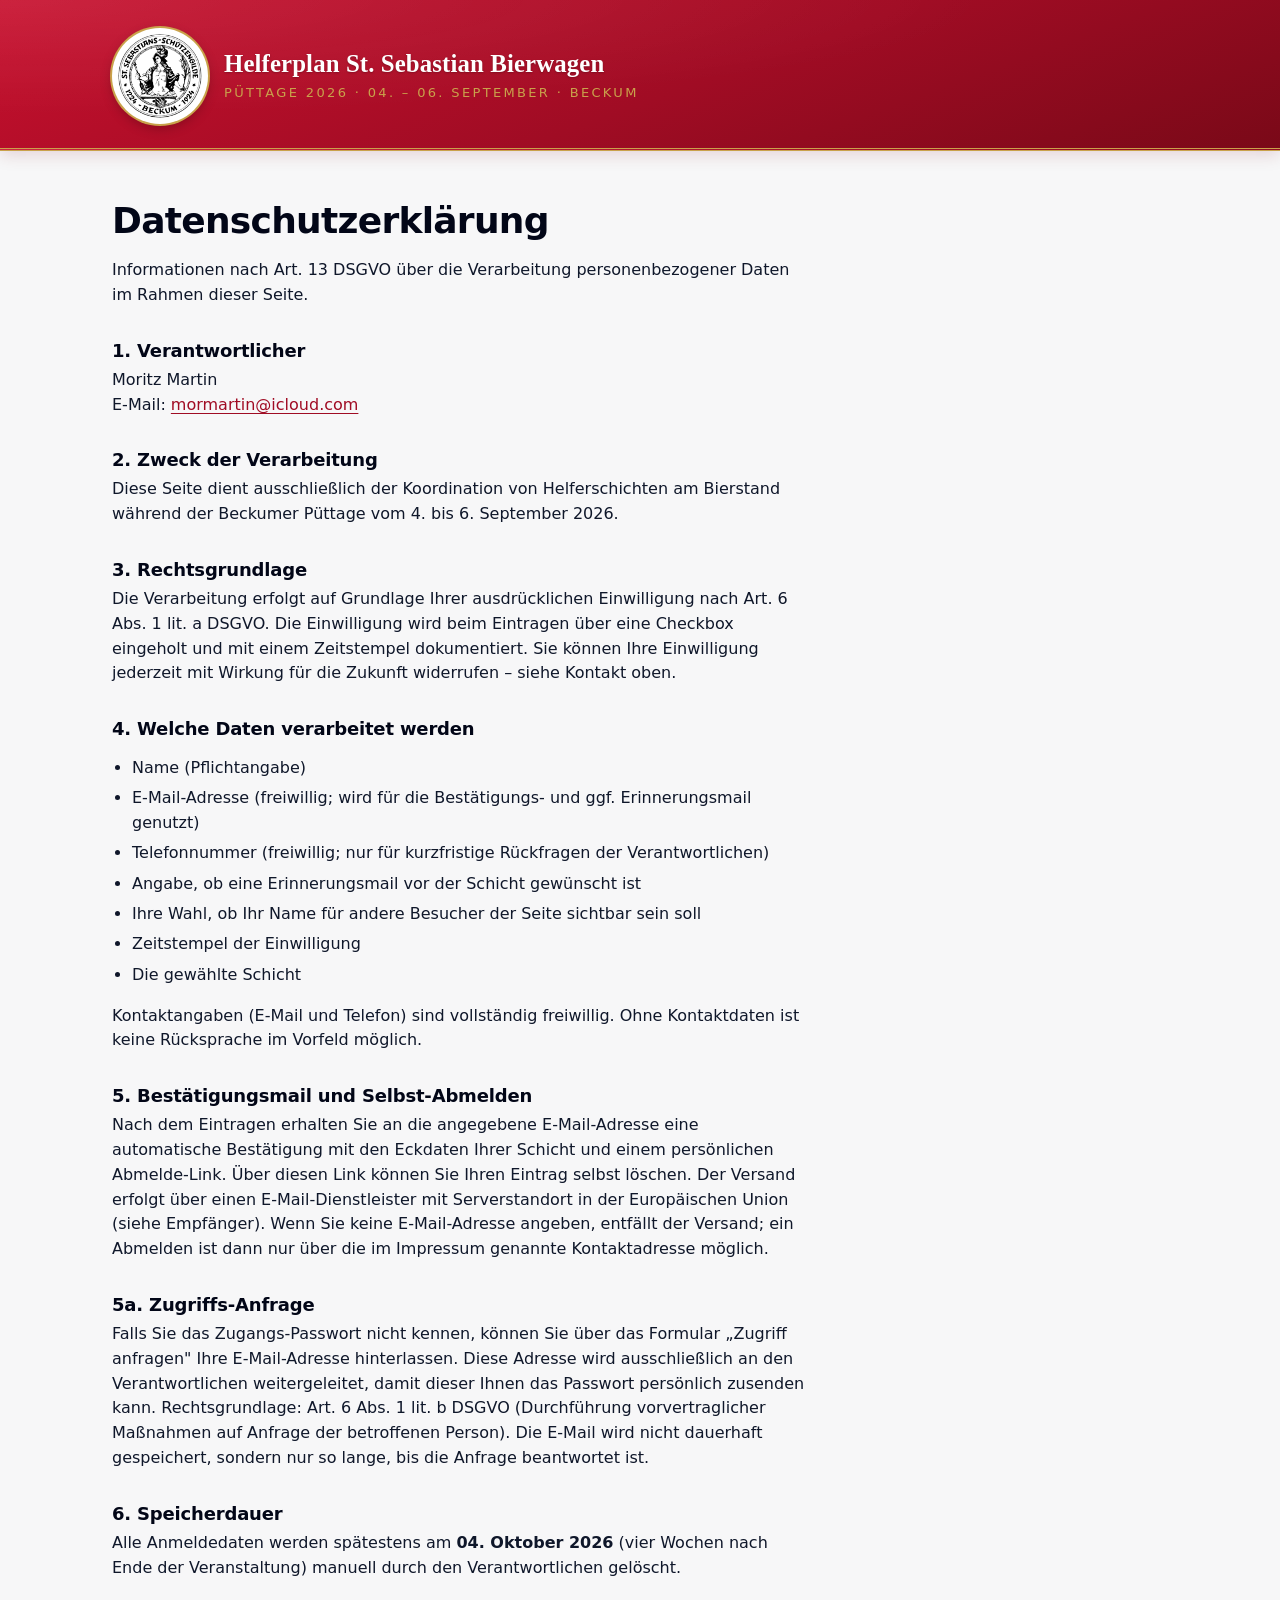
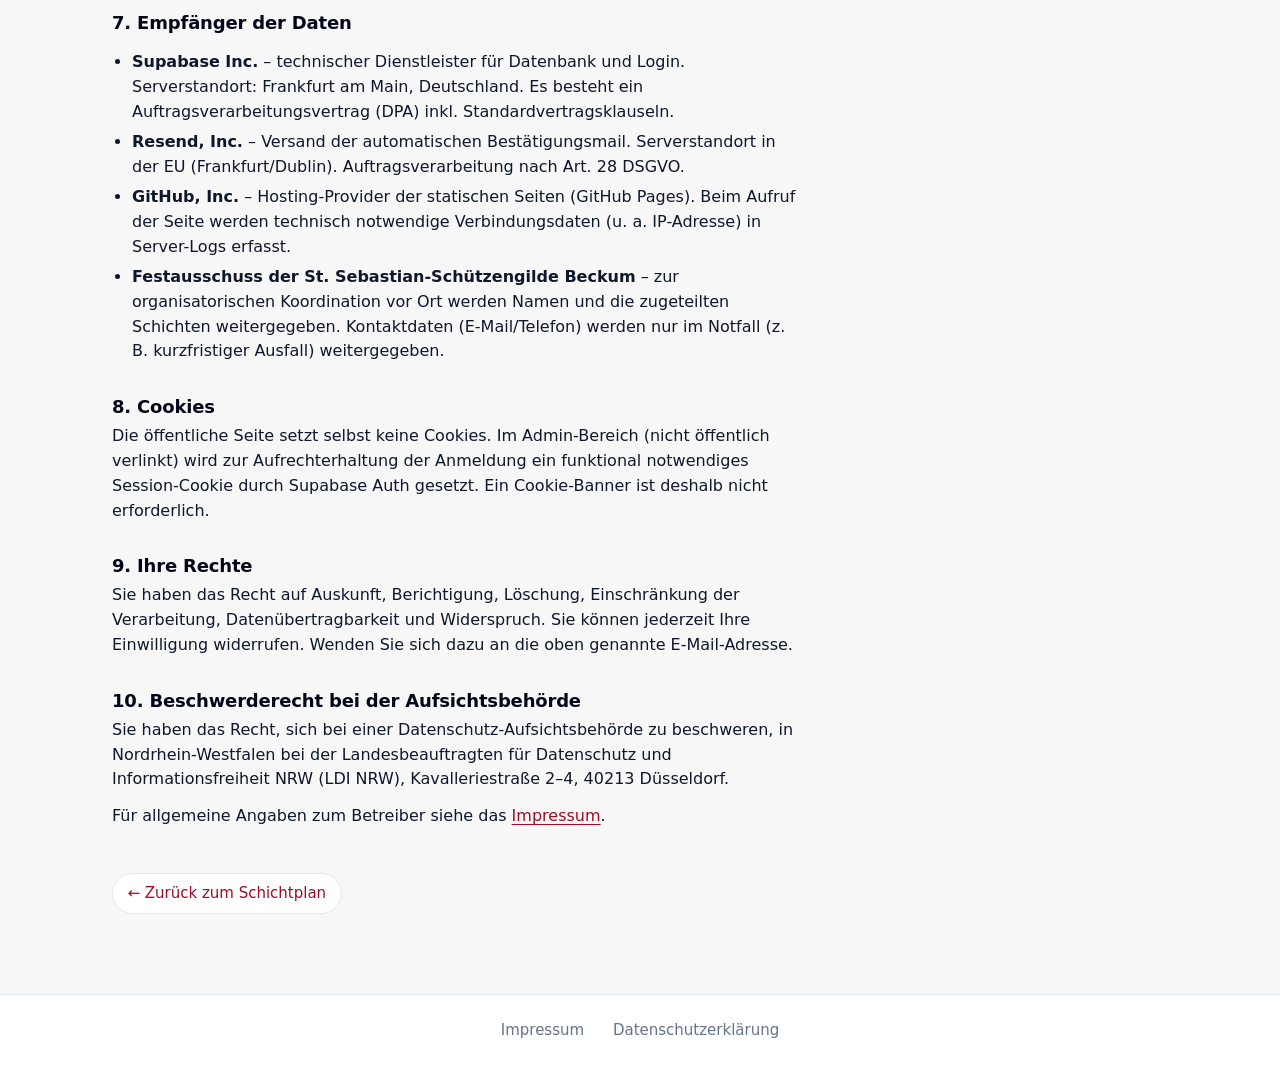
<file: datenschutz.html>
<!doctype html>
<html lang="de">
<head>
    <meta charset="utf-8">
    <meta name="viewport" content="width=device-width, initial-scale=1">
    <title>Datenschutzerklärung – Püttage 2026 Helferplan</title>
    <meta name="description" content="Datenschutzerklärung nach Art. 13 DSGVO für den privat betriebenen Helferplan der Beckumer Püttage 2026.">
    <meta name="theme-color" content="#C8102E">
    <meta name="robots" content="index, nofollow">
    <link rel="icon" type="image/svg+xml" href="assets/img/favicon.svg">
    <link rel="stylesheet" href="assets/css/reset.css">
    <link rel="stylesheet" href="assets/css/main.css">
</head>
<body>

    <header class="site-header">
        <div class="container">
            <a href="index.html" style="display:flex; align-items:center; gap:1rem; text-decoration:none; color:inherit;">
                <img class="site-header__logo" src="assets/img/logo.png" alt="" width="96" height="96">
                <div>
                    <div class="site-header__title">Helferplan St. Sebastian Bierwagen</div>
                    <div class="site-header__subtitle">Püttage 2026 · 04. – 06. September · Beckum</div>
                </div>
            </a>
        </div>
    </header>

    <main class="container">
        <article class="legal-page">
            <h1>Datenschutzerklärung</h1>
            <p>Informationen nach Art. 13 DSGVO über die Verarbeitung personenbezogener Daten im Rahmen dieser Seite.</p>

            <h2>1. Verantwortlicher</h2>
            <p>
                Moritz Martin<br>
                E-Mail: <a href="mailto:mormartin@icloud.com">mormartin@icloud.com</a>
            </p>

            <h2>2. Zweck der Verarbeitung</h2>
            <p>Diese Seite dient ausschließlich der Koordination von Helferschichten am Bierstand während der Beckumer Püttage vom 4. bis 6. September 2026.</p>

            <h2>3. Rechtsgrundlage</h2>
            <p>Die Verarbeitung erfolgt auf Grundlage Ihrer ausdrücklichen Einwilligung nach Art. 6 Abs. 1 lit. a DSGVO. Die Einwilligung wird beim Eintragen über eine Checkbox eingeholt und mit einem Zeitstempel dokumentiert. Sie können Ihre Einwilligung jederzeit mit Wirkung für die Zukunft widerrufen – siehe Kontakt oben.</p>

            <h2>4. Welche Daten verarbeitet werden</h2>
            <ul>
                <li>Name (Pflichtangabe)</li>
                <li>E-Mail-Adresse (freiwillig; wird für die Bestätigungs- und ggf. Erinnerungsmail genutzt)</li>
                <li>Telefonnummer (freiwillig; nur für kurzfristige Rückfragen der Verantwortlichen)</li>
                <li>Angabe, ob eine Erinnerungsmail vor der Schicht gewünscht ist</li>
                <li>Ihre Wahl, ob Ihr Name für andere Besucher der Seite sichtbar sein soll</li>
                <li>Zeitstempel der Einwilligung</li>
                <li>Die gewählte Schicht</li>
            </ul>
            <p>Kontaktangaben (E-Mail und Telefon) sind vollständig freiwillig. Ohne Kontaktdaten ist keine Rücksprache im Vorfeld möglich.</p>

            <h2>5. Bestätigungsmail und Selbst-Abmelden</h2>
            <p>Nach dem Eintragen erhalten Sie an die angegebene E-Mail-Adresse eine automatische Bestätigung mit den Eckdaten Ihrer Schicht und einem persönlichen Abmelde-Link. Über diesen Link können Sie Ihren Eintrag selbst löschen. Der Versand erfolgt über einen E-Mail-Dienstleister mit Serverstandort in der Europäischen Union (siehe Empfänger). Wenn Sie keine E-Mail-Adresse angeben, entfällt der Versand; ein Abmelden ist dann nur über die im Impressum genannte Kontaktadresse möglich.</p>

            <h2>5a. Zugriffs-Anfrage</h2>
            <p>Falls Sie das Zugangs-Passwort nicht kennen, können Sie über das Formular „Zugriff anfragen" Ihre E-Mail-Adresse hinterlassen. Diese Adresse wird ausschließlich an den Verantwortlichen weitergeleitet, damit dieser Ihnen das Passwort persönlich zusenden kann. Rechtsgrundlage: Art. 6 Abs. 1 lit. b DSGVO (Durchführung vorvertraglicher Maßnahmen auf Anfrage der betroffenen Person). Die E-Mail wird nicht dauerhaft gespeichert, sondern nur so lange, bis die Anfrage beantwortet ist.</p>

            <h2>6. Speicherdauer</h2>
            <p>Alle Anmeldedaten werden spätestens am <strong>04. Oktober 2026</strong> (vier Wochen nach Ende der Veranstaltung) manuell durch den Verantwortlichen gelöscht.</p>

            <h2>7. Empfänger der Daten</h2>
            <ul>
                <li><strong>Supabase Inc.</strong> – technischer Dienstleister für Datenbank und Login. Serverstandort: Frankfurt am Main, Deutschland. Es besteht ein Auftragsverarbeitungsvertrag (DPA) inkl. Standardvertragsklauseln.</li>
                <li><strong>Resend, Inc.</strong> – Versand der automatischen Bestätigungsmail. Serverstandort in der EU (Frankfurt/Dublin). Auftragsverarbeitung nach Art. 28 DSGVO.</li>
                <li><strong>GitHub, Inc.</strong> – Hosting-Provider der statischen Seiten (GitHub Pages). Beim Aufruf der Seite werden technisch notwendige Verbindungsdaten (u. a. IP-Adresse) in Server-Logs erfasst.</li>
                <li><strong>Festausschuss der St. Sebastian-Schützengilde Beckum</strong> – zur organisatorischen Koordination vor Ort werden Namen und die zugeteilten Schichten weitergegeben. Kontaktdaten (E-Mail/Telefon) werden nur im Notfall (z. B. kurzfristiger Ausfall) weitergegeben.</li>
            </ul>

            <h2>8. Cookies</h2>
            <p>Die öffentliche Seite setzt selbst keine Cookies. Im Admin-Bereich (nicht öffentlich verlinkt) wird zur Aufrechterhaltung der Anmeldung ein funktional notwendiges Session-Cookie durch Supabase Auth gesetzt. Ein Cookie-Banner ist deshalb nicht erforderlich.</p>

            <h2>9. Ihre Rechte</h2>
            <p>Sie haben das Recht auf Auskunft, Berichtigung, Löschung, Einschränkung der Verarbeitung, Datenübertragbarkeit und Widerspruch. Sie können jederzeit Ihre Einwilligung widerrufen. Wenden Sie sich dazu an die oben genannte E-Mail-Adresse.</p>

            <h2>10. Beschwerderecht bei der Aufsichtsbehörde</h2>
            <p>Sie haben das Recht, sich bei einer Datenschutz-Aufsichtsbehörde zu beschweren, in Nordrhein-Westfalen bei der Landesbeauftragten für Datenschutz und Informationsfreiheit NRW (LDI NRW), Kavalleriestraße 2–4, 40213 Düsseldorf.</p>

            <p>Für allgemeine Angaben zum Betreiber siehe das <a href="impressum.html">Impressum</a>.</p>

            <a href="index.html" class="legal-back">← Zurück zum Schichtplan</a>
        </article>
    </main>

    <footer class="site-footer">
        <div class="container">
            <nav class="site-footer__links" aria-label="Rechtliches">
                <a href="impressum.html">Impressum</a>
                <a href="datenschutz.html">Datenschutzerklärung</a>
            </nav>
        </div>
    </footer>

</body>
</html>
</file>
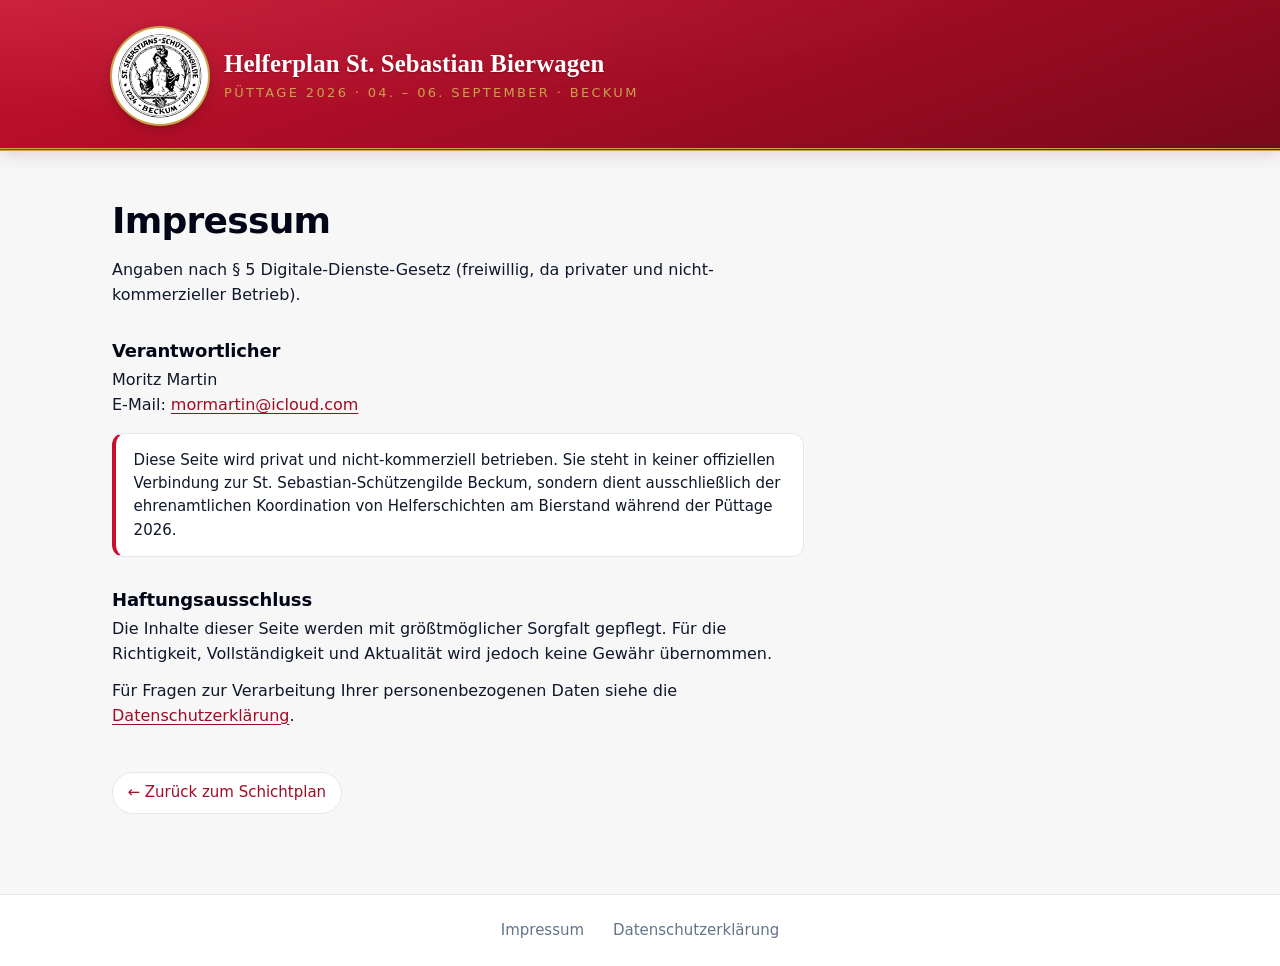
<file: impressum.html>
<!doctype html>
<html lang="de">
<head>
    <meta charset="utf-8">
    <meta name="viewport" content="width=device-width, initial-scale=1">
    <title>Impressum – Püttage 2026 Helferplan</title>
    <meta name="description" content="Impressum des privat betriebenen Helferplans für die Beckumer Püttage 2026.">
    <meta name="theme-color" content="#C8102E">
    <meta name="robots" content="index, nofollow">
    <link rel="icon" type="image/svg+xml" href="assets/img/favicon.svg">
    <link rel="stylesheet" href="assets/css/reset.css">
    <link rel="stylesheet" href="assets/css/main.css">
</head>
<body>

    <header class="site-header">
        <div class="container">
            <a href="index.html" style="display:flex; align-items:center; gap:1rem; text-decoration:none; color:inherit;">
                <img class="site-header__logo" src="assets/img/logo.png" alt="" width="96" height="96">
                <div>
                    <div class="site-header__title">Helferplan St. Sebastian Bierwagen</div>
                    <div class="site-header__subtitle">Püttage 2026 · 04. – 06. September · Beckum</div>
                </div>
            </a>
        </div>
    </header>

    <main class="container">
        <article class="legal-page">
            <h1>Impressum</h1>
            <p>Angaben nach § 5 Digitale-Dienste-Gesetz (freiwillig, da privater und nicht-kommerzieller Betrieb).</p>

            <h2>Verantwortlicher</h2>
            <p>
                Moritz Martin<br>
                E-Mail: <a href="mailto:mormartin@icloud.com">mormartin@icloud.com</a>
            </p>

            <div class="legal-notice">
                Diese Seite wird privat und nicht-kommerziell betrieben. Sie steht in keiner offiziellen Verbindung zur St. Sebastian-Schützengilde Beckum, sondern dient ausschließlich der ehrenamtlichen Koordination von Helferschichten am Bierstand während der Püttage 2026.
            </div>

            <h2>Haftungsausschluss</h2>
            <p>Die Inhalte dieser Seite werden mit größtmöglicher Sorgfalt gepflegt. Für die Richtigkeit, Vollständigkeit und Aktualität wird jedoch keine Gewähr übernommen.</p>

            <p>Für Fragen zur Verarbeitung Ihrer personenbezogenen Daten siehe die <a href="datenschutz.html">Datenschutzerklärung</a>.</p>

            <a href="index.html" class="legal-back">← Zurück zum Schichtplan</a>
        </article>
    </main>

    <footer class="site-footer">
        <div class="container">
            <nav class="site-footer__links" aria-label="Rechtliches">
                <a href="impressum.html">Impressum</a>
                <a href="datenschutz.html">Datenschutzerklärung</a>
            </nav>
        </div>
    </footer>

</body>
</html>
</file>
<file: assets/css/main.css>
/* ==========================================================
   Puettage-Helferplan 2026 – Haupt-Stylesheet (v2, modernisiert)
   ==========================================================
   Farbwelt: Rot nur noch als Akzent. Ueberschriften in Anthrazit,
   weichere Schatten, mehr Whitespace, moderner Systemfont-Stack.
   Mobile-first, Breakpoint 720px fuer 3-spaltigen Plan.
   ========================================================== */

:root {
    /* Rot – nur noch als Akzent */
    --color-primary:        #C8102E;
    --color-primary-dark:   #A00C24;
    --color-primary-deeper: #7A0918;   /* fuer Header-Gradient-Endpunkt */
    --color-primary-hover:  #B00E28;
    --color-primary-soft:   #FBE9EC;   /* Hover-/Highlight-Hintergrund */
    --color-gold:           #C9A24B;   /* Zierakzent, klassisch */

    /* Titel-Schrift (System-Serif fuer klassischen Vereinseindruck) */
    --font-title: Georgia, 'Palatino Linotype', Palatino, 'Times New Roman', serif;

    /* Neutralen mit klarer Skala */
    --color-bg:             #F7F7F8;   /* Seitenhintergrund */
    --color-surface:        #FFFFFF;   /* Karten */
    --color-surface-alt:    #F1F2F4;   /* subtile Sekundaerflaeche */
    --color-text:           #0F172A;   /* Slate 900 – Anthrazit */
    --color-text-strong:    #020617;
    --color-text-muted:     #64748B;   /* Slate 500 */
    --color-text-subtle:    #94A3B8;   /* Slate 400 */
    --color-border:         #E2E8F0;   /* Slate 200 */
    --color-border-strong:  #CBD5E1;   /* Slate 300 */
    --color-success:        #16A34A;
    --color-success-soft:   #DCFCE7;
    --color-warning:        #D97706;
    --color-danger:         #DC2626;
    --color-danger-soft:    #FEE2E2;

    /* Typo */
    --font-body:
        -apple-system, BlinkMacSystemFont,
        'Inter', 'Segoe UI Variable', 'Segoe UI',
        system-ui, Roboto, 'Helvetica Neue', Arial, sans-serif;
    --font-mono: ui-monospace, SFMono-Regular, Menlo, Consolas, monospace;

    --fs-xs:  0.8125rem;
    --fs-sm:  0.9375rem;
    --fs-md:  1rem;
    --fs-lg:  1.125rem;
    --fs-xl:  1.375rem;
    --fs-2xl: 1.75rem;
    --fs-3xl: 2.25rem;

    --lh-tight: 1.2;
    --lh-body:  1.55;

    /* Layout */
    --radius-sm: 8px;
    --radius-md: 12px;
    --radius-lg: 18px;
    --radius-pill: 999px;

    --shadow-xs: 0 1px 2px rgba(15, 23, 42, 0.04);
    --shadow-sm: 0 2px 6px rgba(15, 23, 42, 0.06);
    --shadow-md: 0 8px 24px rgba(15, 23, 42, 0.08);
    --shadow-lg: 0 24px 48px rgba(15, 23, 42, 0.18);

    --max-w:    1120px;

    --gap-xs: 0.5rem;
    --gap-sm: 0.75rem;
    --gap-md: 1rem;
    --gap-lg: 1.5rem;
    --gap-xl: 2rem;

    --focus-ring: 0 0 0 3px rgba(200, 16, 46, 0.25);
}

/* --------------------------------------------------------
   Passwort-Gate (client-seitige „Insider-Schwelle")
   -------------------------------------------------------- */

.gate {
    position: fixed;
    inset: 0;
    z-index: 300;
    display: flex;
    align-items: center;
    justify-content: center;
    padding: 1.25rem;
    background:
        radial-gradient(circle at 20% 20%, rgba(200, 16, 46, 0.12), transparent 45%),
        radial-gradient(circle at 80% 80%, rgba(200, 16, 46, 0.08), transparent 45%),
        #F7F7F8;
}

.gate[hidden] { display: none !important; }

.gate__panel {
    width: 100%;
    max-width: 420px;
    background: #FFFFFF;
    border-radius: 18px;
    padding: 2rem 1.75rem 1.5rem;
    box-shadow: 0 24px 48px rgba(15, 23, 42, 0.15);
    text-align: center;
}

.gate__logo {
    width: 112px;
    height: 112px;
    margin: 0 auto 1rem;
    display: block;
    background: #FFFFFF;
    border-radius: 50%;
    padding: 8px;
    box-shadow: 0 4px 16px rgba(0, 0, 0, 0.08);
}

.gate__title {
    font-size: 1.5rem;
    color: #0F172A;
    margin: 0 0 0.4rem;
    letter-spacing: -0.02em;
    line-height: 1.2;
}

.gate__lead {
    color: #64748B;
    margin: 0 0 1.5rem;
    font-size: 0.9375rem;
    line-height: 1.5;
}

.gate__form {
    display: flex;
    flex-direction: column;
    gap: 0.75rem;
    margin-bottom: 1.25rem;
}

.gate__form input[type='password'] {
    width: 100%;
    padding: 0.85rem 1rem;
    font-size: 1rem;
    text-align: center;
    color: #0F172A;
    background: #F1F2F4;
    border: 1px solid #E2E8F0;
    border-radius: 12px;
    min-height: 48px;
    letter-spacing: 0.05em;
}

.gate__form input[type='password']:focus {
    outline: none;
    border-color: #C8102E;
    background: #FFFFFF;
    box-shadow: 0 0 0 3px rgba(200, 16, 46, 0.15);
}

.gate__error {
    color: #DC2626;
    font-size: 0.875rem;
    background: #FEE2E2;
    padding: 0.5rem 0.75rem;
    border-radius: 8px;
    text-align: center;
}
.gate__error[hidden] { display: none !important; }

.gate__request {
    text-align: left;
    margin-bottom: 1rem;
    border-top: 1px solid #E2E8F0;
    padding-top: 1rem;
}

.gate__request summary {
    cursor: pointer;
    color: #64748B;
    font-size: 0.9rem;
    padding: 0.35rem 0;
    text-align: center;
    list-style: none;
    transition: color 0.15s;
}
.gate__request summary::-webkit-details-marker { display: none; }
.gate__request summary::before {
    content: '›';
    display: inline-block;
    margin-right: 0.4rem;
    transition: transform 0.2s;
    font-weight: 600;
}
.gate__request[open] summary::before { transform: rotate(90deg); }
.gate__request summary:hover { color: #A00C24; }

.gate__form--request { margin-top: 0.75rem; }

.gate__form--request input[type='email'],
.gate__form--request input[type='text'] {
    width: 100%;
    padding: 0.75rem 0.9rem;
    font-size: 0.9375rem;
    color: #0F172A;
    background: #F1F2F4;
    border: 1px solid #E2E8F0;
    border-radius: 10px;
    min-height: 44px;
}

.gate__form--request input:focus {
    outline: none;
    border-color: #C8102E;
    background: #FFFFFF;
    box-shadow: 0 0 0 3px rgba(200, 16, 46, 0.15);
}

.gate__request-lead {
    font-size: 0.875rem;
    color: #64748B;
    margin: 0 0 0.25rem;
    text-align: left;
}

.gate__hint {
    font-size: 0.75rem;
    color: #94A3B8;
    text-align: center;
    margin: 0.25rem 0 0;
}
.gate__hint a { color: #64748B; }

.gate__legal {
    display: flex;
    justify-content: center;
    gap: 1.25rem;
    padding-top: 1rem;
    border-top: 1px solid #E2E8F0;
    font-size: 0.8125rem;
}

.gate__legal a {
    color: #64748B;
    text-decoration: none;
}
.gate__legal a:hover {
    color: #A00C24;
    text-decoration: underline;
    text-underline-offset: 3px;
}

.app[hidden] { display: none !important; }

/* --------------------------------------------------------
   Basis
   -------------------------------------------------------- */

html { scroll-behavior: smooth; }

body {
    font-family: var(--font-body);
    font-size: var(--fs-md);
    line-height: var(--lh-body);
    color: var(--color-text);
    background: var(--color-bg);
    min-height: 100vh;
    -webkit-font-smoothing: antialiased;
    text-rendering: optimizeLegibility;
}

h1, h2, h3, h4 {
    color: var(--color-text-strong);
    line-height: var(--lh-tight);
    letter-spacing: -0.01em;
    margin: 0 0 0.4em;
    font-weight: 700;
}
h1 { font-size: clamp(1.75rem, 3.5vw, var(--fs-3xl)); letter-spacing: -0.02em; }
h2 { font-size: var(--fs-2xl); }
h3 { font-size: var(--fs-lg); }
p  { margin: 0 0 0.75em; }

a  { color: var(--color-primary-dark); text-decoration-thickness: 1px; text-underline-offset: 3px; }
a:hover { color: var(--color-primary); }

button { cursor: pointer; }

*:focus-visible { outline: none; box-shadow: var(--focus-ring); border-radius: var(--radius-sm); }

/* Fuer dynamische Texte aus site_content: Absaetze bleiben erhalten */
[data-content] { white-space: pre-line; }

.container {
    width: 100%;
    max-width: var(--max-w);
    margin-inline: auto;
    padding-inline: clamp(1rem, 3vw, 2rem);
}

.sr-only {
    position: absolute; width: 1px; height: 1px;
    padding: 0; margin: -1px; overflow: hidden;
    clip: rect(0,0,0,0); white-space: nowrap; border: 0;
}

/* --------------------------------------------------------
   Kopf
   -------------------------------------------------------- */

.site-header {
    background:
        radial-gradient(ellipse at top left, rgba(255,255,255,0.08) 0%, transparent 55%),
        linear-gradient(160deg, var(--color-primary) 0%, var(--color-primary-dark) 55%, var(--color-primary-deeper) 100%);
    color: #fff;
    padding: 1.75rem 0 1.5rem;
    box-shadow: 0 4px 16px rgba(122, 9, 24, 0.15);
    border-bottom: 3px double var(--color-gold);
    position: relative;
}

.site-header::after {
    content: '';
    position: absolute;
    left: 0; right: 0; bottom: -3px;
    height: 1px;
    background: linear-gradient(90deg, transparent, var(--color-gold), transparent);
    opacity: 0.6;
}

.site-header .container {
    display: flex;
    align-items: center;
    gap: 1.25rem;
}

.site-header__text {
    flex: 1;
    min-width: 0;
}

.site-header__admin {
    flex-shrink: 0;
    align-self: flex-start;
    margin-top: 0.15rem;
    font-size: 0.75rem;
    letter-spacing: 0.14em;
    text-transform: uppercase;
    color: var(--color-gold);
    opacity: 0.55;
    text-decoration: none;
    padding: 0.35rem 0.6rem;
    border: 1px solid rgba(201, 162, 75, 0.35);
    border-radius: var(--radius-pill);
    transition: opacity 0.15s, background 0.15s, color 0.15s;
    white-space: nowrap;
}

.site-header__admin:hover,
.site-header__admin:focus-visible {
    opacity: 1;
    color: var(--color-gold);
    background: rgba(201, 162, 75, 0.12);
    border-color: rgba(201, 162, 75, 0.7);
}

@media (max-width: 520px) {
    /* Mobile: Admin-Button oben rechts in eigener Zeile,
       damit Titel darunter die volle Breite bekommt. */
    .site-header .container {
        display: grid;
        grid-template-columns: auto 1fr;
        grid-template-rows: auto auto;
        column-gap: 0.9rem;
        row-gap: 0.4rem;
    }
    .site-header__logo {
        grid-row: 2;
        grid-column: 1;
    }
    .site-header__text {
        grid-row: 2;
        grid-column: 2;
        min-width: 0;
    }
    .site-header__admin {
        grid-row: 1;
        grid-column: 1 / -1;
        justify-self: end;
        align-self: flex-start;
        margin: 0;
        font-size: 0.65rem;
        padding: 0.2rem 0.55rem;
        letter-spacing: 0.08em;
    }
}

.site-header__logo {
    width: 96px;
    height: 96px;
    flex-shrink: 0;
    background: #FFFFFF;
    border-radius: 50%;
    padding: 6px;
    box-shadow:
        0 0 0 2px var(--color-gold),
        0 4px 12px rgba(0, 0, 0, 0.25);
}

@media (max-width: 520px) {
    .site-header { padding: 1.25rem 0 1.1rem; }
    .site-header__logo { width: 68px; height: 68px; padding: 4px; }
}

.site-header__title {
    font-family: var(--font-title);
    font-size: clamp(1.15rem, 3.5vw, 1.55rem);
    font-weight: 700;
    letter-spacing: 0.005em;
    color: #fff;
    line-height: 1.2;
    text-shadow: 0 1px 2px rgba(0, 0, 0, 0.25);
}

.site-header__subtitle {
    font-size: var(--fs-xs);
    margin-top: 0.35em;
    letter-spacing: 0.18em;
    text-transform: uppercase;
    color: var(--color-gold);
    font-weight: 500;
}

/* --------------------------------------------------------
   Hero + Plan-Erklaerung
   -------------------------------------------------------- */

.hero {
    padding: clamp(2rem, 5vw, 3.5rem) 0 1rem;
}

.hero h1 {
    color: var(--color-text-strong);
    margin-bottom: 0.6rem;
    max-width: 22ch;
}

.hero__body {
    font-size: var(--fs-lg);
    color: var(--color-text);
    max-width: 62ch;
    line-height: 1.55;
}

.plan-intro {
    padding: 0.5rem 0 1.25rem;
    color: var(--color-text-muted);
    max-width: 68ch;
    font-size: var(--fs-md);
}

/* --------------------------------------------------------
   Schichtplan
   -------------------------------------------------------- */

.plan { padding: 0.5rem 0 3.5rem; }

.plan__grid {
    display: grid;
    grid-template-columns: 1fr;
    gap: var(--gap-lg);
}

@media (min-width: 720px) {
    .plan__grid {
        grid-template-columns: repeat(3, 1fr);
        gap: var(--gap-md);
    }
}

.day {
    background: var(--color-surface);
    border-radius: var(--radius-lg);
    padding: 1.25rem 1.15rem 1.15rem;
    display: flex;
    flex-direction: column;
    gap: var(--gap-sm);
    box-shadow: var(--shadow-sm);
    transition: box-shadow 0.2s ease;
}

.day:hover { box-shadow: var(--shadow-md); }

.day__header {
    display: flex;
    align-items: baseline;
    justify-content: space-between;
    padding-bottom: 0.6rem;
    margin-bottom: 0.35rem;
    border-bottom: 1px solid var(--color-border);
    position: relative;
}

.day__header::after {
    content: '';
    position: absolute;
    left: 0;
    bottom: -1px;
    width: 34px;
    height: 2px;
    background: var(--color-primary);
    border-radius: 2px;
}

.day__title {
    font-size: var(--fs-lg);
    font-weight: 700;
    color: var(--color-text-strong);
    letter-spacing: -0.01em;
}

.day__date {
    font-size: var(--fs-sm);
    color: var(--color-text-muted);
    font-variant-numeric: tabular-nums;
}

/* Schicht-Zeile */
.shift {
    display: grid;
    grid-template-columns: 1fr auto;
    align-items: center;
    gap: 0.5rem 0.9rem;
    padding: 0.75rem 0.85rem;
    background: var(--color-surface);
    border: 1px solid var(--color-border);
    border-radius: var(--radius-md);
    cursor: pointer;
    text-align: left;
    width: 100%;
    font: inherit;
    color: inherit;
    transition:
        border-color 0.18s ease,
        background 0.18s ease,
        transform 0.15s ease,
        box-shadow 0.18s ease;
}

.shift:hover {
    border-color: var(--color-primary);
    background: var(--color-primary-soft);
    box-shadow: var(--shadow-xs);
    transform: translateY(-1px);
}

.shift__time {
    font-weight: 600;
    font-size: var(--fs-md);
    color: var(--color-text-strong);
    font-variant-numeric: tabular-nums;
    letter-spacing: -0.01em;
}

.shift__status {
    font-size: var(--fs-xs);
    color: var(--color-text-muted);
    white-space: nowrap;
    justify-self: end;
    font-variant-numeric: tabular-nums;
    background: var(--color-surface-alt);
    padding: 0.15rem 0.55rem;
    border-radius: var(--radius-pill);
}

.shift__slots {
    grid-column: 1 / -1;
    display: flex;
    gap: 5px;
    margin-top: 0.2rem;
}

.slot {
    width: 12px;
    height: 12px;
    border-radius: 50%;
    background: transparent;
    border: 1.5px solid var(--color-border-strong);
    transition: background 0.15s ease, border-color 0.15s ease;
}

.slot--filled {
    background: var(--color-primary);
    border-color: var(--color-primary);
    box-shadow: 0 0 0 2px rgba(200, 16, 46, 0.12);
}

.slot--buffer {
    border-style: dashed;
    border-color: var(--color-border-strong);
    opacity: 0.75;
}
.slot--buffer.slot--filled {
    background: var(--color-warning);
    border-color: var(--color-warning);
    border-style: solid;
    box-shadow: 0 0 0 2px rgba(217, 119, 6, 0.15);
    opacity: 1;
}

.shift__names {
    grid-column: 1 / -1;
    font-size: var(--fs-xs);
    color: var(--color-text-muted);
    margin-top: 0.15rem;
    line-height: 1.4;
}

/* Voll belegte Schicht: gedaempft, nicht klickbar */
.shift[disabled],
.shift[aria-disabled='true'] {
    cursor: not-allowed;
    opacity: 0.55;
    background: var(--color-surface-alt);
}
.shift[disabled]:hover,
.shift[aria-disabled='true']:hover {
    border-color: var(--color-border);
    background: var(--color-surface-alt);
    box-shadow: none;
    transform: none;
}

/* Ladezustand */
.plan__loading {
    text-align: center;
    color: var(--color-text-muted);
    padding: 2rem 0;
    font-size: var(--fs-sm);
}

/* --------------------------------------------------------
   Kontakt-Alt (unter dem Plan)
   -------------------------------------------------------- */

.contact-alt {
    background: var(--color-surface);
    border-radius: var(--radius-lg);
    padding: 1.25rem 1.5rem;
    margin: 0 0 3rem;
    box-shadow: var(--shadow-sm);
    max-width: 62ch;
}

.contact-alt__title {
    font-size: var(--fs-lg);
    color: var(--color-text-strong);
    margin: 0 0 0.4rem;
}

.contact-alt__body {
    color: var(--color-text);
    font-size: var(--fs-md);
    line-height: 1.5;
    margin: 0;
    white-space: normal;
}

.contact-line {
    display: flex;
    align-items: center;
    flex-wrap: wrap;
    gap: 0.4rem 0.6rem;
    padding: 0.35rem 0;
    min-height: 1.6rem;
}
.contact-line:empty {
    padding: 0.1rem 0;
    min-height: 0.5rem;
}

.contact-alt__body .wa-link {
    display: inline-flex;
    align-items: center;
    gap: 0.35rem;
    color: #128C7E;                /* WhatsApp-Grün */
    text-decoration: none;
    font-weight: 600;
    font-variant-numeric: tabular-nums;
    padding: 0.1rem 0.55rem 0.1rem 0.3rem;
    border-radius: var(--radius-pill);
    border: 1px solid rgba(18, 140, 126, 0.25);
    background: rgba(18, 140, 126, 0.08);
    transition: background 0.15s, border-color 0.15s;
}

.contact-alt__body .wa-link::before {
    content: '';
    width: 14px;
    height: 14px;
    background-color: #128C7E;
    -webkit-mask: url("data:image/svg+xml;utf8,<svg xmlns='http://www.w3.org/2000/svg' viewBox='0 0 24 24'><path d='M20.52 3.48A11.86 11.86 0 0012 0C5.37 0 0 5.37 0 12a11.9 11.9 0 001.64 6L0 24l6.16-1.6A11.9 11.9 0 0012 24c6.63 0 12-5.37 12-12 0-3.19-1.25-6.19-3.48-8.52zM12 21.8a9.79 9.79 0 01-4.99-1.36l-.36-.21-3.66.95.98-3.56-.23-.37A9.8 9.8 0 012.2 12C2.2 6.6 6.6 2.2 12 2.2 17.4 2.2 21.8 6.6 21.8 12 21.8 17.4 17.4 21.8 12 21.8zm5.36-7.36c-.29-.15-1.72-.85-1.99-.94-.27-.1-.46-.15-.66.15-.19.3-.75.94-.92 1.13-.17.19-.34.22-.63.07-.29-.15-1.24-.46-2.36-1.47-.87-.78-1.46-1.74-1.63-2.04-.17-.29-.02-.45.13-.6.13-.13.29-.34.44-.51.15-.17.19-.29.29-.48.1-.19.05-.36-.02-.51-.07-.15-.66-1.59-.9-2.18-.24-.57-.48-.5-.66-.51h-.57c-.19 0-.5.07-.76.36-.26.3-1 .98-1 2.4 0 1.42 1.03 2.79 1.17 2.98.14.19 2.03 3.1 4.92 4.35.69.3 1.22.48 1.63.61.68.22 1.31.19 1.8.12.55-.08 1.72-.7 1.96-1.38.24-.68.24-1.26.17-1.38-.07-.12-.26-.19-.55-.34z'/></svg>") no-repeat center / contain;
            mask: url("data:image/svg+xml;utf8,<svg xmlns='http://www.w3.org/2000/svg' viewBox='0 0 24 24'><path d='M20.52 3.48A11.86 11.86 0 0012 0C5.37 0 0 5.37 0 12a11.9 11.9 0 001.64 6L0 24l6.16-1.6A11.9 11.9 0 0012 24c6.63 0 12-5.37 12-12 0-3.19-1.25-6.19-3.48-8.52zM12 21.8a9.79 9.79 0 01-4.99-1.36l-.36-.21-3.66.95.98-3.56-.23-.37A9.8 9.8 0 012.2 12C2.2 6.6 6.6 2.2 12 2.2 17.4 2.2 21.8 6.6 21.8 12 21.8 17.4 17.4 21.8 12 21.8zm5.36-7.36c-.29-.15-1.72-.85-1.99-.94-.27-.1-.46-.15-.66.15-.19.3-.75.94-.92 1.13-.17.19-.34.22-.63.07-.29-.15-1.24-.46-2.36-1.47-.87-.78-1.46-1.74-1.63-2.04-.17-.29-.02-.45.13-.6.13-.13.29-.34.44-.51.15-.17.19-.29.29-.48.1-.19.05-.36-.02-.51-.07-.15-.66-1.59-.9-2.18-.24-.57-.48-.5-.66-.51h-.57c-.19 0-.5.07-.76.36-.26.3-1 .98-1 2.4 0 1.42 1.03 2.79 1.17 2.98.14.19 2.03 3.1 4.92 4.35.69.3 1.22.48 1.63.61.68.22 1.31.19 1.8.12.55-.08 1.72-.7 1.96-1.38.24-.68.24-1.26.17-1.38-.07-.12-.26-.19-.55-.34z'/></svg>") no-repeat center / contain;
    flex-shrink: 0;
}

.contact-alt__body .wa-link:hover,
.contact-alt__body .wa-link:focus-visible {
    background: rgba(18, 140, 126, 0.16);
    border-color: rgba(18, 140, 126, 0.55);
    color: #0e6f64;
    outline: none;
}

/* --------------------------------------------------------
   Modal
   -------------------------------------------------------- */

.modal[hidden] { display: none !important; }

.modal {
    position: fixed;
    inset: 0;
    z-index: 100;
    display: flex;
    align-items: center;
    justify-content: center;
    padding: 1rem;
    background: rgba(15, 23, 42, 0.55);
    backdrop-filter: blur(4px);
}

.modal__panel {
    background: var(--color-surface);
    border-radius: var(--radius-lg);
    box-shadow: var(--shadow-lg);
    width: 100%;
    max-width: 480px;
    max-height: calc(100dvh - 2rem);
    overflow-y: auto;
    padding: 1.75rem 1.5rem 1.5rem;
    position: relative;
}

.modal__close {
    position: absolute;
    top: 0.75rem;
    right: 0.75rem;
    width: 36px;
    height: 36px;
    background: transparent;
    border: none;
    border-radius: 50%;
    font-size: 1.5rem;
    line-height: 1;
    color: var(--color-text-muted);
    transition: background 0.15s, color 0.15s;
}

.modal__close:hover { background: var(--color-surface-alt); color: var(--color-text); }

.modal__shift-info {
    background: var(--color-primary-soft);
    color: var(--color-primary-dark);
    padding: 0.65rem 0.9rem;
    border-radius: var(--radius-md);
    margin-bottom: 1rem;
    font-weight: 600;
    font-size: var(--fs-sm);
    letter-spacing: -0.01em;
}

.modal__body p {
    color: var(--color-text-muted);
    margin: 0.5rem 0 0;
}

.modal__actions {
    display: flex;
    gap: 0.75rem;
    justify-content: flex-end;
    margin-top: 1.25rem;
}
.modal__actions .btn { flex: 1; }
@media (min-width: 480px) {
    .modal__actions .btn { flex: 0 1 auto; }
}

/* Success-Dialog */
.success { text-align: center; margin-bottom: 1.25rem; }

.success__check {
    width: 52px;
    height: 52px;
    border-radius: 50%;
    background: var(--color-success-soft);
    color: var(--color-success);
    font-size: 1.8rem;
    font-weight: 700;
    display: inline-flex;
    align-items: center;
    justify-content: center;
    margin: 0 auto 0.75rem;
}

.success h2 { margin: 0 0 0.4rem; font-size: var(--fs-xl); }

.success__shift {
    background: var(--color-primary-soft);
    color: var(--color-primary-dark);
    padding: 0.55rem 0.9rem;
    border-radius: var(--radius-md);
    font-weight: 600;
    font-size: var(--fs-sm);
    display: inline-block;
    margin: 0.5rem 0 0.4rem;
}

.success__hint { color: var(--color-text-muted); font-size: var(--fs-sm); margin: 0.35rem 0 0; }
.success__hint[hidden] { display: none !important; }

.success__lead {
    text-align: center;
    color: var(--color-text-muted);
    font-size: var(--fs-sm);
    margin: 0.5rem 0 0.9rem;
}

.success__actions {
    display: flex;
    flex-direction: column;
    gap: 0.55rem;
    margin-bottom: 1rem;
}
.success__actions .btn {
    justify-content: flex-start;
    text-decoration: none;
}

@media (min-width: 480px) {
    .success__actions { flex-direction: row; }
    .success__actions .btn { flex: 1; justify-content: center; }
}

.success__close-row { display: flex; justify-content: flex-end; }

/* Bereits-eingetragen-Liste im Anmelde-Modal */
.modal__existing {
    margin: 0 0 1rem;
    padding: 0.75rem 0.9rem;
    background: var(--color-surface-alt);
    border-radius: var(--radius-md);
}
.modal__existing[hidden] { display: none !important; }

.modal__existing-title {
    font-size: var(--fs-xs);
    color: var(--color-text-muted);
    text-transform: uppercase;
    letter-spacing: 0.06em;
    margin-bottom: 0.5rem;
    font-weight: 600;
}

.modal__existing-list {
    list-style: none;
    padding: 0;
    margin: 0;
    display: flex;
    flex-direction: column;
    gap: 0.35rem;
}

.modal__existing-list li {
    display: flex;
    align-items: center;
    justify-content: space-between;
    gap: 0.5rem;
    padding: 0.3rem 0.15rem;
    font-size: var(--fs-sm);
    color: var(--color-text);
}

.modal__existing-list .name-anonym {
    color: var(--color-text-muted);
    font-style: italic;
}

.modal__existing-delete {
    background: transparent;
    border: 1px solid transparent;
    color: var(--color-text-muted);
    width: 28px;
    height: 28px;
    border-radius: 50%;
    cursor: pointer;
    font-size: 1rem;
    line-height: 1;
    padding: 0;
    display: inline-flex;
    align-items: center;
    justify-content: center;
    transition: background 0.15s, color 0.15s, border-color 0.15s;
}
.modal__existing-delete:hover {
    background: var(--color-danger-soft);
    color: var(--color-danger);
    border-color: rgba(220, 38, 38, 0.35);
}

/* --------------------------------------------------------
   Formular (im Modal)
   -------------------------------------------------------- */

.form {
    display: flex;
    flex-direction: column;
    gap: 0.85rem;
}

.form__honeypot {
    position: absolute !important;
    left: -9999px !important;
    top: -9999px !important;
    width: 1px !important;
    height: 1px !important;
    overflow: hidden !important;
}

.form__field {
    display: flex;
    flex-direction: column;
    gap: 0.3rem;
}

.form__label {
    font-size: var(--fs-sm);
    font-weight: 600;
    color: var(--color-text-strong);
}

.form__req { color: var(--color-primary); }

.form__hint {
    font-size: var(--fs-xs);
    color: var(--color-text-muted);
    margin-top: 0.25rem;
}

.form input[type='text'],
.form input[type='email'],
.form input[type='tel'] {
    width: 100%;
    padding: 0.6rem 0.75rem;
    font-size: var(--fs-md);
    color: var(--color-text-strong);
    background: var(--color-surface);
    border: 1px solid var(--color-border-strong);
    border-radius: var(--radius-md);
    transition: border-color 0.15s, box-shadow 0.15s;
    min-height: 44px;
}

.form input[type='text']:focus,
.form input[type='email']:focus,
.form input[type='tel']:focus {
    outline: none;
    border-color: var(--color-primary);
    box-shadow: var(--focus-ring);
}

.form input[aria-invalid='true'] {
    border-color: var(--color-danger);
    background: var(--color-danger-soft);
}

.form__check {
    display: flex;
    align-items: flex-start;
    gap: 0.6rem;
    font-size: var(--fs-sm);
    color: var(--color-text);
    line-height: 1.4;
    cursor: pointer;
    padding: 0.25rem 0;
}

.form__check input[type='checkbox'] {
    width: 20px;
    height: 20px;
    margin-top: 0.1rem;
    accent-color: var(--color-primary);
    flex-shrink: 0;
    cursor: pointer;
}

.form__check a {
    color: var(--color-primary-dark);
    text-underline-offset: 3px;
}

.form__error {
    background: var(--color-danger-soft);
    color: var(--color-danger);
    border: 1px solid var(--color-danger);
    border-radius: var(--radius-md);
    padding: 0.6rem 0.85rem;
    font-size: var(--fs-sm);
    font-weight: 500;
}

.form__error[hidden] { display: none !important; }

.form__check--reminder {
    background: var(--color-primary-soft);
    border: 1px solid rgba(200, 16, 46, 0.25);
    padding: 0.55rem 0.75rem;
    border-radius: var(--radius-md);
    margin-top: -0.2rem;
}
.form__check--reminder[hidden] { display: none !important; }

/* Primaer-Button */
.btn {
    display: inline-flex;
    align-items: center;
    justify-content: center;
    gap: 0.5rem;
    padding: 0.8rem 1.2rem;
    font-size: var(--fs-md);
    font-weight: 600;
    line-height: 1;
    border: 1px solid transparent;
    border-radius: var(--radius-md);
    background: var(--color-surface-alt);
    color: var(--color-text-strong);
    cursor: pointer;
    transition: background 0.15s, transform 0.1s, box-shadow 0.15s;
    min-height: 44px;
}

.btn:hover { background: var(--color-border); }
.btn:active { transform: translateY(1px); }

.btn--primary {
    background: var(--color-primary);
    color: #fff;
    box-shadow: 0 4px 12px rgba(200, 16, 46, 0.25);
    margin-top: 0.4rem;
}

.btn--primary:hover:not([disabled]) {
    background: var(--color-primary-hover);
}

.btn--primary[disabled] {
    opacity: 0.6;
    cursor: not-allowed;
    box-shadow: none;
}

.btn__spinner {
    width: 16px;
    height: 16px;
    border: 2px solid rgba(255, 255, 255, 0.4);
    border-top-color: #fff;
    border-radius: 50%;
    animation: spin 0.7s linear infinite;
}
.btn__spinner[hidden] { display: none !important; }

@keyframes spin { to { transform: rotate(360deg); } }

/* --------------------------------------------------------
   Toast
   -------------------------------------------------------- */

.toast[hidden] { display: none !important; }

.toast {
    position: fixed;
    top: 1.25rem;
    left: 50%;
    transform: translateX(-50%);
    z-index: 200;
    background: var(--color-success);
    color: #fff;
    padding: 0.8rem 1.3rem;
    border-radius: var(--radius-md);
    box-shadow: var(--shadow-md);
    font-weight: 600;
    max-width: 90vw;
}

.toast--error { background: var(--color-danger); }

/* --------------------------------------------------------
   Admin-Bereich (admin.html)
   -------------------------------------------------------- */

.admin-header__actions {
    display: flex;
    gap: 0.5rem;
    align-items: center;
    flex-shrink: 0;
}

.admin-header__actions .btn {
    background: rgba(255,255,255,0.15);
    color: #fff;
    border-color: rgba(255,255,255,0.3);
    font-size: 0.85rem;
    padding: 0.5rem 0.85rem;
    min-height: 36px;
    white-space: nowrap;
}
.admin-header__actions .btn:hover { background: rgba(255,255,255,0.28); color: #fff; }

.admin-header__back { text-decoration: none; }

@media (max-width: 600px) {
    .admin-header__actions .btn { font-size: 0.75rem; padding: 0.4rem 0.65rem; }
}

.admin-subhead {
    font-size: 0.75rem;
    text-transform: uppercase;
    letter-spacing: 0.14em;
    color: var(--color-text-muted);
    font-weight: 700;
    margin: 0 0 0.85rem;
    padding-bottom: 0.4rem;
    border-bottom: 1px solid var(--color-border);
}
.admin-subhead:not(:first-child) { margin-top: 2.5rem; }

/* Kompakte Übersicht (wie Startseite, aber mit Klarnamen) */
.admin-overview { margin-bottom: 0.5rem; }
.admin-overview .shift { cursor: default; }
.admin-overview .shift:hover { transform: none; box-shadow: var(--shadow-xs); border-color: var(--color-border); background: var(--color-surface); }
.admin-overview .shift__names { color: var(--color-text); }
.admin-overview .shift__names .anon { color: var(--color-text-muted); font-style: italic; }

.shift__people {
    grid-column: 1 / -1;
    list-style: none;
    padding: 0;
    margin: 0.4rem 0 0;
    font-size: var(--fs-xs);
    color: var(--color-text);
    line-height: 1.45;
    font-variant-numeric: tabular-nums;
}
.shift__people li { padding: 0.1rem 0; }
.shift__people .anon { color: var(--color-text-muted); font-style: italic; }
.shift__people .shift__contact { color: var(--color-text-muted); }

.admin-main {
    padding: 2rem 1rem 4rem;
    display: grid;
    gap: 2.5rem;
}

.admin-section {
    background: var(--color-surface);
    border-radius: var(--radius-lg);
    padding: 1.5rem;
    box-shadow: var(--shadow-sm);
}

.admin-section__head {
    display: flex;
    align-items: baseline;
    justify-content: space-between;
    gap: 1rem;
    margin-bottom: 1rem;
    flex-wrap: wrap;
}

.admin-section__head h2 {
    margin: 0;
    font-size: var(--fs-xl);
}

.admin-section__meta {
    display: flex;
    align-items: center;
    gap: 1rem;
    font-size: var(--fs-sm);
    color: var(--color-text-muted);
}

.admin-hint {
    background: var(--color-surface-alt);
    padding: 0.75rem 1rem;
    border-radius: var(--radius-md);
    font-size: var(--fs-sm);
    color: var(--color-text-muted);
    margin: 0 0 1.25rem;
}

.admin-danger {
    background: var(--color-danger-soft) !important;
    color: var(--color-danger) !important;
    border-color: rgba(220, 38, 38, 0.4) !important;
    box-shadow: none !important;
}
.admin-danger:hover:not([disabled]) {
    background: var(--color-danger) !important;
    color: #fff !important;
}

.admin-signups { display: flex; flex-direction: column; gap: 1.25rem; }

.admin-shift {
    background: var(--color-surface-alt);
    border-radius: var(--radius-md);
    padding: 1rem 1.15rem;
}

.admin-shift__head {
    display: flex;
    align-items: baseline;
    justify-content: space-between;
    gap: 0.75rem;
    padding-bottom: 0.5rem;
    margin-bottom: 0.5rem;
    border-bottom: 1px solid var(--color-border);
    flex-wrap: wrap;
}

.admin-shift__title { font-weight: 700; color: var(--color-text-strong); }
.admin-shift__meta  { font-size: var(--fs-sm); color: var(--color-text-muted); font-variant-numeric: tabular-nums; }

.admin-row {
    background: var(--color-surface);
    border-radius: var(--radius-sm);
    margin-top: 0.5rem;
    padding: 0.55rem 0.9rem;
    border: 1px solid var(--color-border);
}

.admin-row summary {
    display: flex;
    align-items: center;
    justify-content: space-between;
    gap: 0.75rem;
    cursor: pointer;
    list-style: none;
    flex-wrap: wrap;
}
.admin-row summary::-webkit-details-marker { display: none; }
.admin-row summary::before {
    content: '›';
    display: inline-block;
    margin-right: 0.35rem;
    transition: transform 0.15s;
    font-weight: 700;
    color: var(--color-text-muted);
}
.admin-row[open] summary::before { transform: rotate(90deg); }

.admin-row__name { font-weight: 600; color: var(--color-text-strong); }

.admin-row__tags {
    display: flex;
    gap: 0.35rem;
    flex-wrap: wrap;
}

.tag {
    font-size: var(--fs-xs);
    padding: 0.15rem 0.55rem;
    border-radius: var(--radius-pill);
    background: var(--color-surface-alt);
    color: var(--color-text-muted);
    font-weight: 500;
    letter-spacing: 0.02em;
}
.tag--ok   { background: var(--color-success-soft); color: var(--color-success); }
.tag--info { background: var(--color-primary-soft); color: var(--color-primary-dark); }

.admin-row__body {
    padding: 0.75rem 0.25rem 0.25rem;
    font-size: var(--fs-sm);
    color: var(--color-text);
    display: grid;
    gap: 0.35rem;
}

.admin-row__actions {
    margin-top: 0.5rem;
    display: flex;
    justify-content: flex-end;
}

.admin-texts {
    display: flex;
    flex-direction: column;
    gap: 1rem;
}

.admin-texts textarea {
    width: 100%;
    font-family: inherit;
    font-size: var(--fs-md);
    padding: 0.7rem 0.9rem;
    background: var(--color-surface);
    color: var(--color-text-strong);
    border: 1px solid var(--color-border-strong);
    border-radius: var(--radius-md);
    resize: vertical;
    min-height: 90px;
    line-height: 1.5;
}
.admin-texts textarea:focus,
.admin-texts input:focus {
    outline: none;
    border-color: var(--color-primary);
    box-shadow: var(--focus-ring);
}

/* --------------------------------------------------------
   Footer
   -------------------------------------------------------- */

.site-footer {
    background: var(--color-surface);
    border-top: 1px solid var(--color-border);
    padding: 1.5rem 0;
    text-align: center;
    font-size: var(--fs-sm);
    color: var(--color-text-muted);
    margin-top: 2rem;
}

.site-footer__links a {
    color: var(--color-text-muted);
    text-decoration: none;
    margin: 0 0.75rem;
    transition: color 0.15s;
}

.site-footer__links a:hover {
    color: var(--color-primary-dark);
    text-decoration: underline;
    text-underline-offset: 4px;
}

.site-footer__meta {
    margin-top: 0.5rem;
    font-size: var(--fs-xs);
    color: var(--color-text-subtle);
}

/* --------------------------------------------------------
   Rechtliche Seiten (impressum.html, datenschutz.html)
   -------------------------------------------------------- */

.legal-page {
    max-width: 68ch;
    padding: clamp(1.5rem, 4vw, 3rem) 0 3rem;
}

.legal-page h1 {
    color: var(--color-text-strong);
    margin-bottom: 1rem;
}

.legal-page h2 {
    font-size: var(--fs-lg);
    margin-top: 2rem;
    margin-bottom: 0.4rem;
    color: var(--color-text-strong);
}

.legal-page h3 {
    font-size: var(--fs-md);
    margin-top: 1.5rem;
    margin-bottom: 0.25rem;
    color: var(--color-text-strong);
}

.legal-page p,
.legal-page ul { color: var(--color-text); font-size: var(--fs-md); }
.legal-page ul { padding-left: 1.25rem; }
.legal-page li { margin-bottom: 0.35rem; }

.legal-notice {
    background: var(--color-surface);
    border: 1px solid var(--color-border);
    border-left: 4px solid var(--color-primary);
    padding: 0.9rem 1.1rem;
    border-radius: var(--radius-md);
    margin: 1rem 0;
    font-size: var(--fs-sm);
    color: var(--color-text);
}

.legal-page a {
    color: var(--color-primary-dark);
}

.legal-back {
    display: inline-flex;
    align-items: center;
    gap: 0.4rem;
    margin-top: 2rem;
    color: var(--color-text-muted);
    text-decoration: none;
    font-size: var(--fs-sm);
    padding: 0.5rem 0.9rem;
    border: 1px solid var(--color-border);
    border-radius: var(--radius-pill);
    background: var(--color-surface);
    transition: border-color 0.15s, color 0.15s;
}

.legal-back:hover {
    border-color: var(--color-primary);
    color: var(--color-primary-dark);
}
</file>
